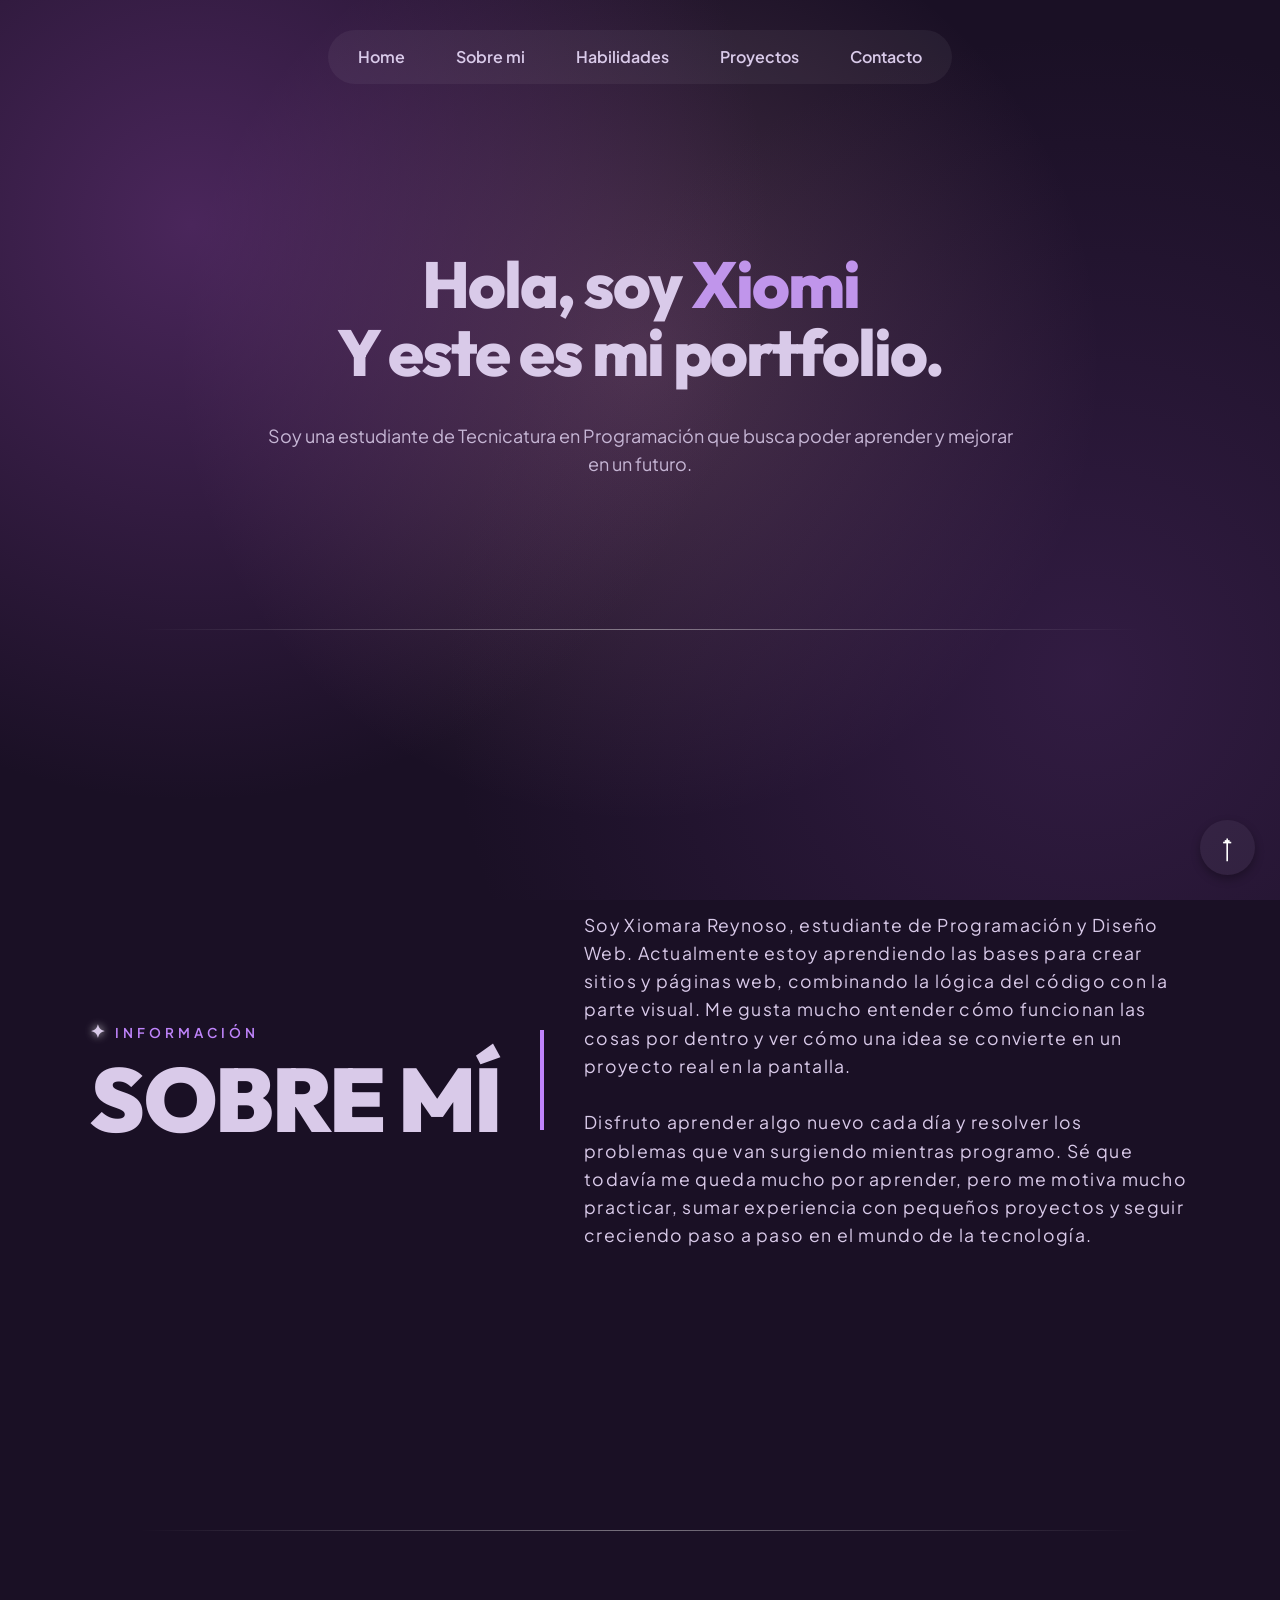
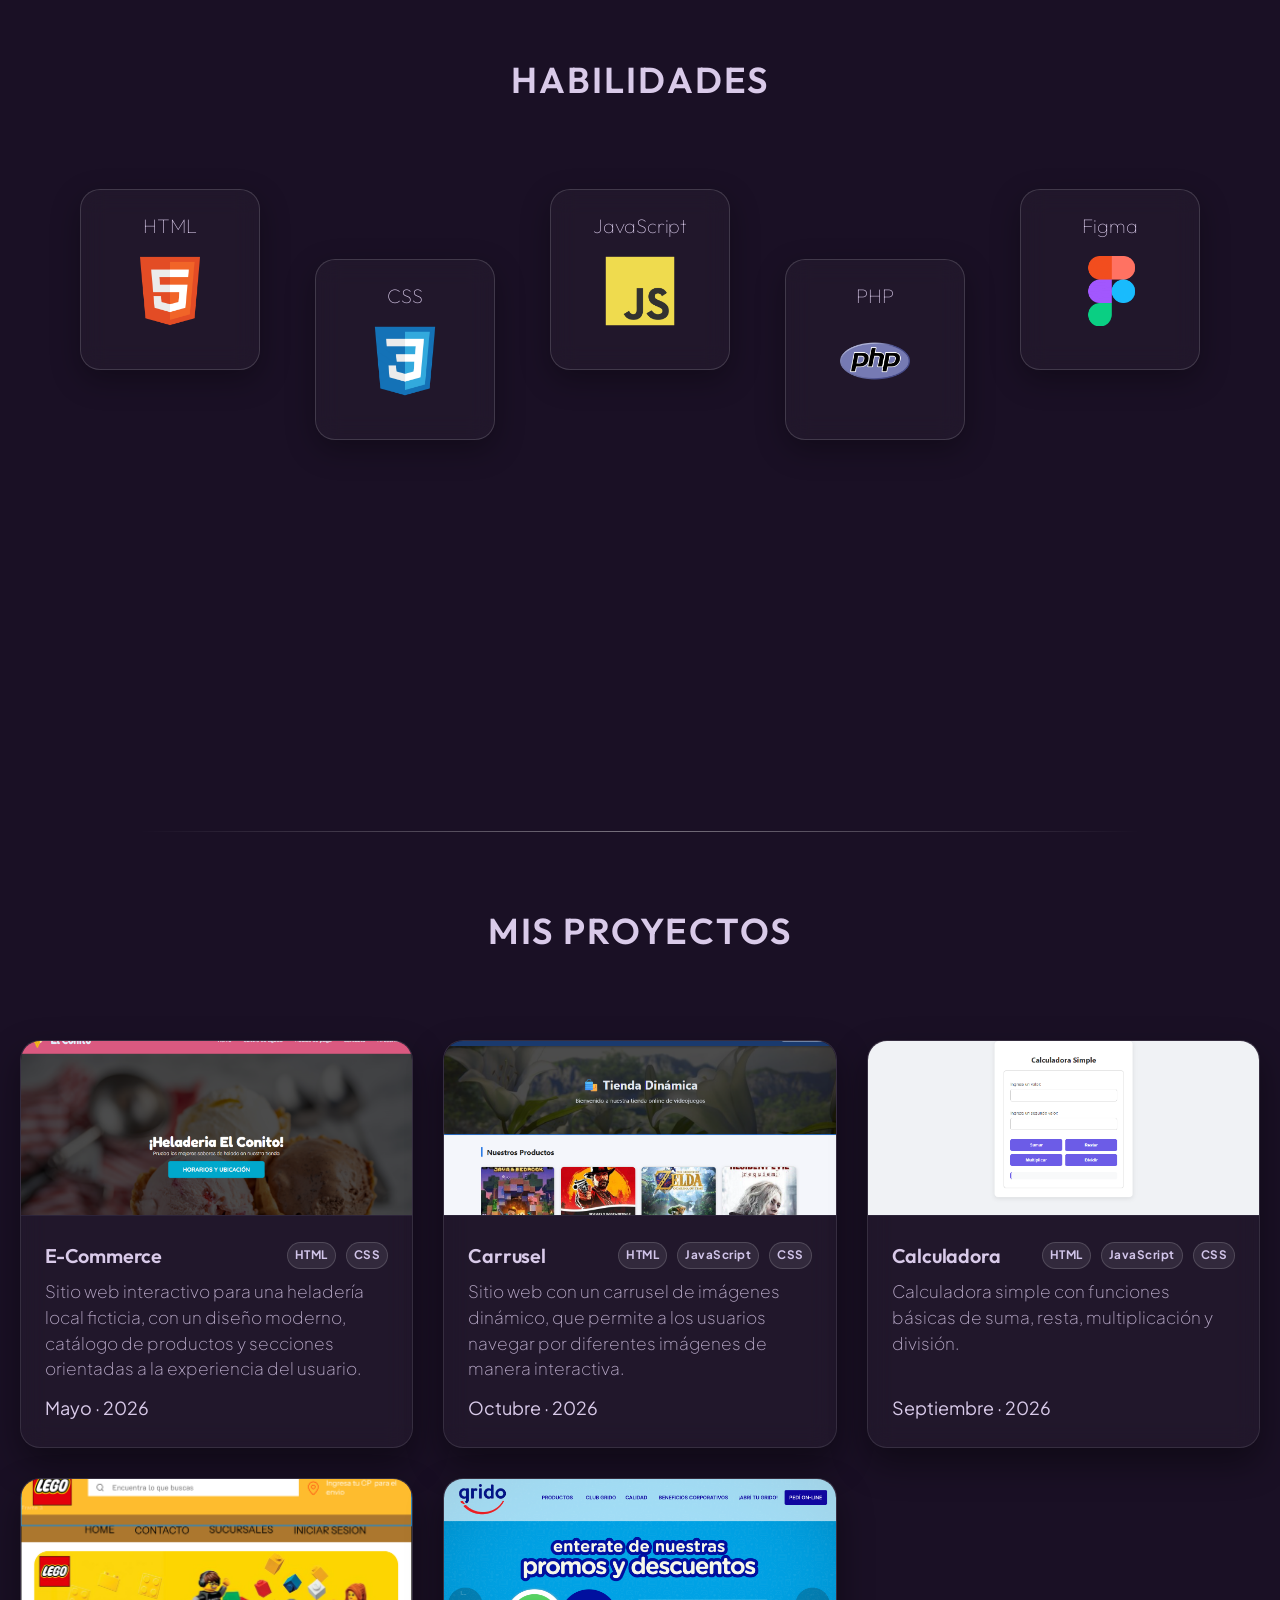
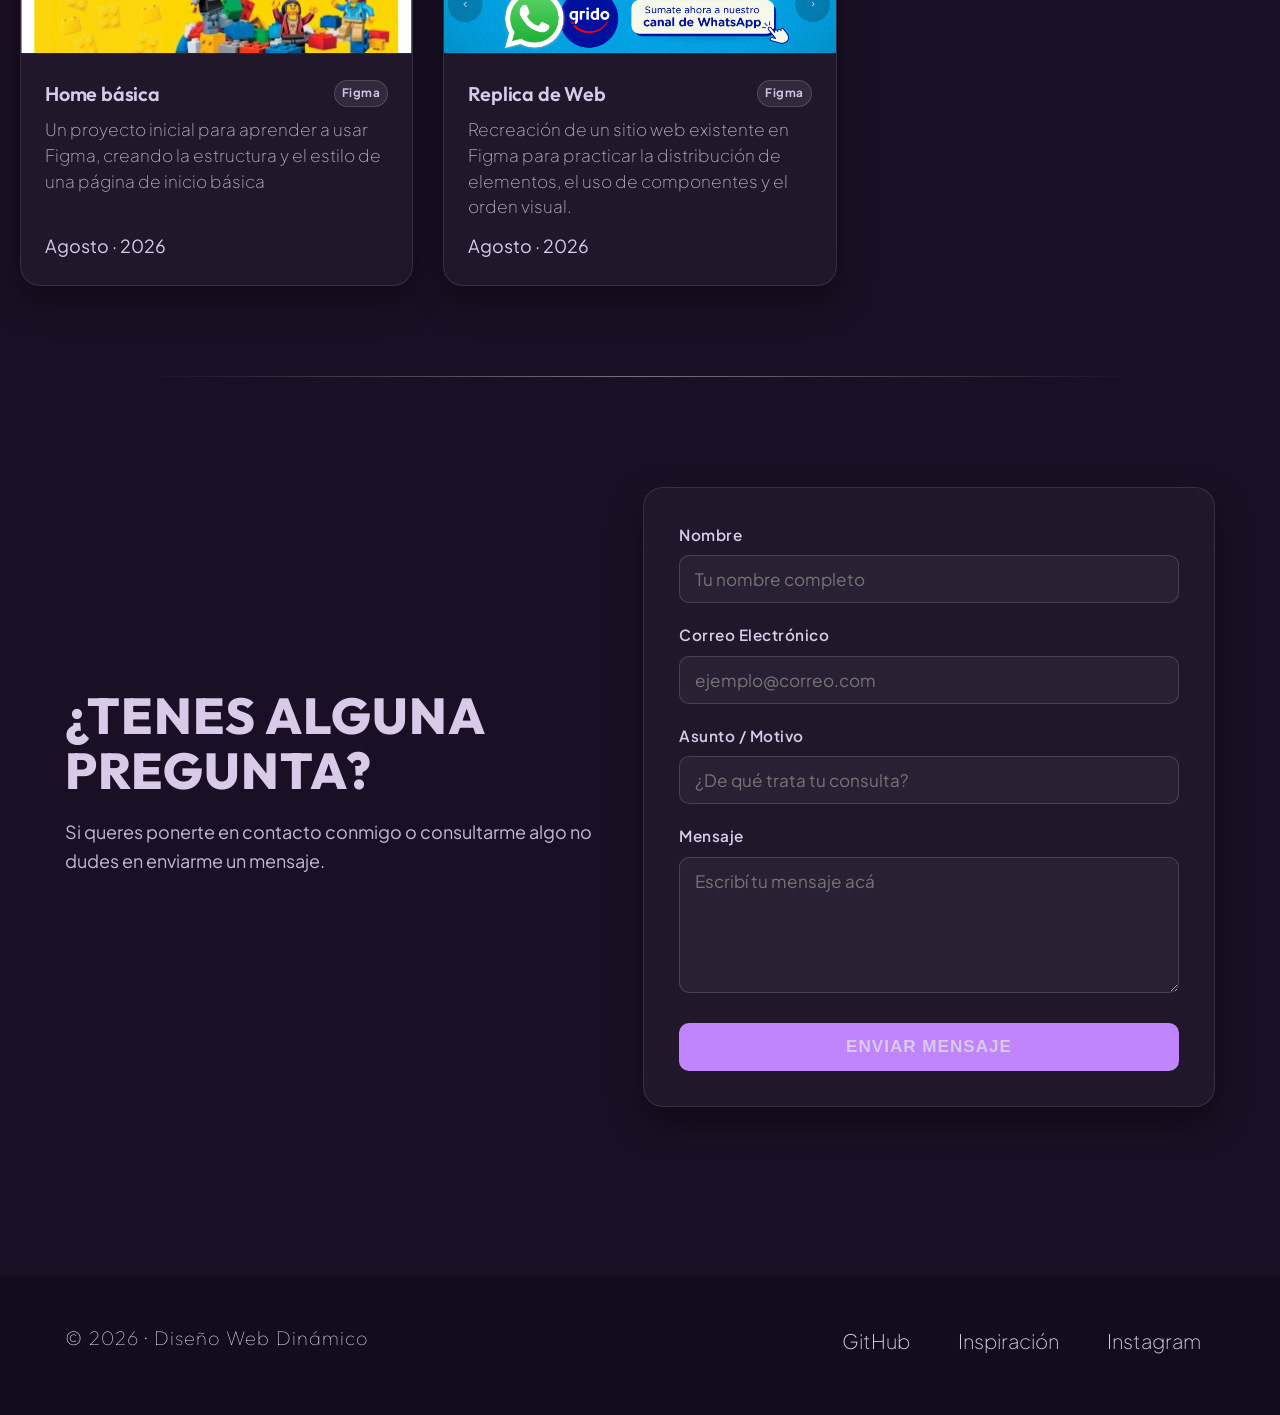
<file: index.html>
<!DOCTYPE html>
<html lang="es">
<head>
  <meta charset="UTF-8">
  <title>Portfolio 2026</title>
  <link rel="stylesheet" href="style.css">
  <meta name="viewport" content="width=device-width, initial-scale=1.0">
  <link rel="preconnect" href="https://fonts.googleapis.com">
<link rel="preconnect" href="https://gstatic.com" crossorigin>
<link href="https://fonts.googleapis.com/css2?family=Outfit:wght@600;700&family=Plus+Jakarta+Sans:wght@400;500&display=swap" rel="stylesheet">
</head>
<body>
  
  <nav class="navbar">
    <a href="#" class="nav-item">Home</a>
    <a href="#seccion-sobre-mi" class="nav-item">Sobre mi</a>
    <a href="#seccion-habilidades" class="nav-item">Habilidades</a>
    <a href="#seccion-proyectos" class="nav-item">Proyectos</a>
    <a href="#seccion-contacto" class="nav-item">Contacto</a>
  </nav>


  <main class="hero" >
    <h1 class="hero-titulo">
      Hola, soy <span>Xiomi</span><br>
      Y este es mi portfolio.
    </h1>

    <p class="hero-descripcion">
      Soy una estudiante de Tecnicatura en Programación que busca poder aprender y mejorar en un futuro.
    </p>

  </main>

  <a href="#" class="btn-subir">⭡</a>
  
  <div class="seccion-divisor"></div>

  <section class="siguiente-seccion" id="seccion-sobre-mi">
    <div class="contenido-sobre-mi">
      <div class="titulo-gigante">
        <div class="decoracion-superior"> <span>✦</span> Información</div>
        <h2>SOBRE MÍ</h2>
      </div>

      <div class="divisor"></div>

      <div class="info-sobre-mi">
          <p>
            Soy Xiomara Reynoso, estudiante de Programación y Diseño Web. Actualmente estoy aprendiendo las bases para crear sitios y páginas web, combinando la lógica del código con la parte visual. Me gusta mucho entender cómo funcionan las cosas por dentro y ver cómo una idea se convierte en un proyecto real en la pantalla.
            <br>
            <br>
            Disfruto aprender algo nuevo cada día y resolver los problemas que van surgiendo mientras programo. Sé que todavía me queda mucho por aprender, pero me motiva mucho practicar, sumar experiencia con pequeños proyectos y seguir creciendo paso a paso en el mundo de la tecnología.
          </p>
      </div>
    </div>
  </section>

    <div class="seccion-divisor"></div>

  <section class="seccion-habilidades" id="seccion-habilidades">
    <div class="contenido-habilidades">
      <div class="titulo">
        <h2>HABILIDADES</h2>
      </div>

      <div class="lista-habilidades">

      <div class="habilidad">
        <h3>HTML</h3>
        <img src="img/logo-html.png" alt="HTML">
      </div>

      <div class="habilidad">
        <h3>CSS</h3>
        <img src="img/logo-css.png" alt="CSS">
      </div>

      <div class="habilidad">
        <h3>JavaScript</h3>
        <img src="img/logo-js.png" alt="JavaScript">
      </div>

      <div class="habilidad">
        <h3>PHP</h3>
        <img src="img/logo-php.png" alt="PHP">
      </div>

      <div class="habilidad">
        <h3>Figma</h3>
        <img src="img/logo-figma.png" alt="Figma">
      </div>
      
    </div>
  </section>

  <div class="seccion-divisor"></div>

  <section class="seccion-proyectos" id="seccion-proyectos">
    <div class="contenido-proyectos">
      
      <div class="titulo">
        <h2>MIS PROYECTOS</h2>
      </div>

      <div class="grid-proyectos">
        <a href="https://e-commerce-tec5.netlify.app" target="_blank" class="card-proyecto">
          <div class="card-imagen">
            <img src="img/e-commerce.png" alt="Octoshop">
          </div>
          <div class="card-info">
            <div class="card-header-titulo">
              <h3>E-Commerce</h3>
              <div class="badges-container">
                <span class="badge">HTML</span>
                <span class="badge">CSS</span>
              </div>
            </div>
            <p class="card-descripcion">
              Sitio web interactivo para una heladería local ficticia, con un diseño moderno, catálogo de productos y secciones orientadas a la experiencia del usuario.          </p>
            <div class="card-footer">
              <span>Mayo · 2026</span>
            </div>
          </div>
        </a>

        <a href="https://tiendadinamica-tec5.netlify.app" target="_blank" class="card-proyecto">
          <div class="card-imagen">
            <img src="img/carrusel.png" alt="Carrusel">
          </div>
          <div class="card-info">
            <div class="card-header-titulo">
              <h3>Carrusel</h3>
              <div class="badges-container">
              <span class="badge">HTML</span>
              <span class="badge">JavaScript</span>
              <span class="badge">CSS</span>
              </div>
            </div>
            <p class="card-descripcion">
              Sitio web con un carrusel de imágenes dinámico, que permite a los usuarios navegar por diferentes imágenes de manera interactiva.
            </p>
            <div class="card-footer">
              <span>Octubre · 2026</span>
            </div>
          </div>
        </a>

        <a href="https://calculadora-simple-tec5.netlify.app/" target="_blank" class="card-proyecto">
          <div class="card-imagen">
            <img src="img/calculadora.png" alt="Calculadora">
          </div>
          <div class="card-info">
            <div class="card-header-titulo">
              <h3>Calculadora</h3>
              <div class="badges-container">
                <span class="badge">HTML</span>
                <span class="badge">JavaScript</span>
                <span class="badge">CSS</span>
              </div>
            </div>
            <p class="card-descripcion">
              Calculadora simple con funciones básicas de suma, resta, multiplicación y división.
            </p>
            <div class="card-footer">
              <span>Septiembre · 2026</span>
            </div>
          </div>
        </a>

        <a href="https://www.figma.com/design/1SBgpeplkxTIdFZmKU0WiG/Untitled?node-id=0-1&t=w8Xe2Pvz3bulW1dy-1" target="_blank" class="card-proyecto">
          <div class="card-imagen">
            <img src="img/tp1-figma.png" alt="Carrusel">
          </div>
          <div class="card-info">
            <div class="card-header-titulo">
              <h3>Home básica</h3>
              <div class="badges-container">
              <span class="badge">Figma</span>
              </div>
            </div>
            <p class="card-descripcion">
              Un proyecto inicial para aprender a usar Figma, creando la estructura y el estilo de una página de inicio básica
            </p>
            <div class="card-footer">
              <span>Agosto · 2026</span>
            </div>
          </div>
        </a>

        <a href="https://www.figma.com/design/prcA3dJBdDe0jtNgH9eKLR/Untitled?node-id=11-2&t=e7nar2OdBZMDrJyU-1" target="_blank" class="card-proyecto">
          <div class="card-imagen">
            <img src="img/tp2-figma.png" alt="Carrusel">
          </div>
          <div class="card-info">
            <div class="card-header-titulo">
              <h3>Replica de Web</h3>
              <div class="badges-container">
              <span class="badge">Figma</span>
              </div>
            </div>
            <p class="card-descripcion">
              Recreación de un sitio web existente en Figma para practicar la distribución de elementos, el uso de componentes y el orden visual.
            </p>
            <div class="card-footer">
              <span>Agosto · 2026</span>
            </div>
          </div>
        </a>

      </div>
    </div>
  </section>

    <div class="seccion-divisor"></div>

  <section class="seccion-contacto" id="seccion-contacto">
    <div class="contenido-contacto">

      <div class="contacto-info">
        <h2>¿TENES ALGUNA<br>PREGUNTA?</h2>
        <p class="subtitulo-contacto">
        Si queres ponerte en contacto conmigo o consultarme algo no dudes en enviarme un mensaje.
        </p>
      </div>

      <div class="contacto-formulario-box">
        <form class="formulario-contacto" action="https://formspree.io/f/mnpdnoqv" method="POST">
          
          <div class="campo-grupo">
            <label for="nombre">Nombre</label>
            <input type="text" id="nombre" name="nombre" placeholder="Tu nombre completo" required>
          </div>

          <div class="campo-grupo">
            <label for="email">Correo Electrónico</label>
            <input type="email" id="email" name="email" placeholder="ejemplo@correo.com" required>
          </div>

          <div class="campo-grupo">
            <label for="asunto">Asunto / Motivo</label>
            <input type="text" id="asunto" name="asunto" placeholder="¿De qué trata tu consulta?" required>
          </div>

          <div class="campo-grupo">
            <label for="mensaje">Mensaje</label>
            <textarea id="mensaje" name="mensaje" rows="5" placeholder="Escribí tu mensaje acá" required></textarea>
          </div>

          <button type="submit" class="btn-enviar">ENVIAR MENSAJE</button>
        </form>
      </div>
    </div>
  </section>

  <footer class="footer-portafolio">
    <div class="contenido-footer">
      <div class="footer-info">
        <h3>© 2026 · Diseño Web Dinámico</h3>
      </div>

      <div class="footer-sociales">
        <a href="https://github.com/xiomi9998" target="_blank" title="GitHub">GitHub</a>
        <a href="inspiracion.html" title="Inspiracion">Inspiración</a>
        <a href="https://www.instagram.com/geri.dinee/" target="_blank" title="Instagram">Instagram</a>
      </div>
    </div>

  </footer>

<script src="extra.js"></script>

</body>
</html>
</file>
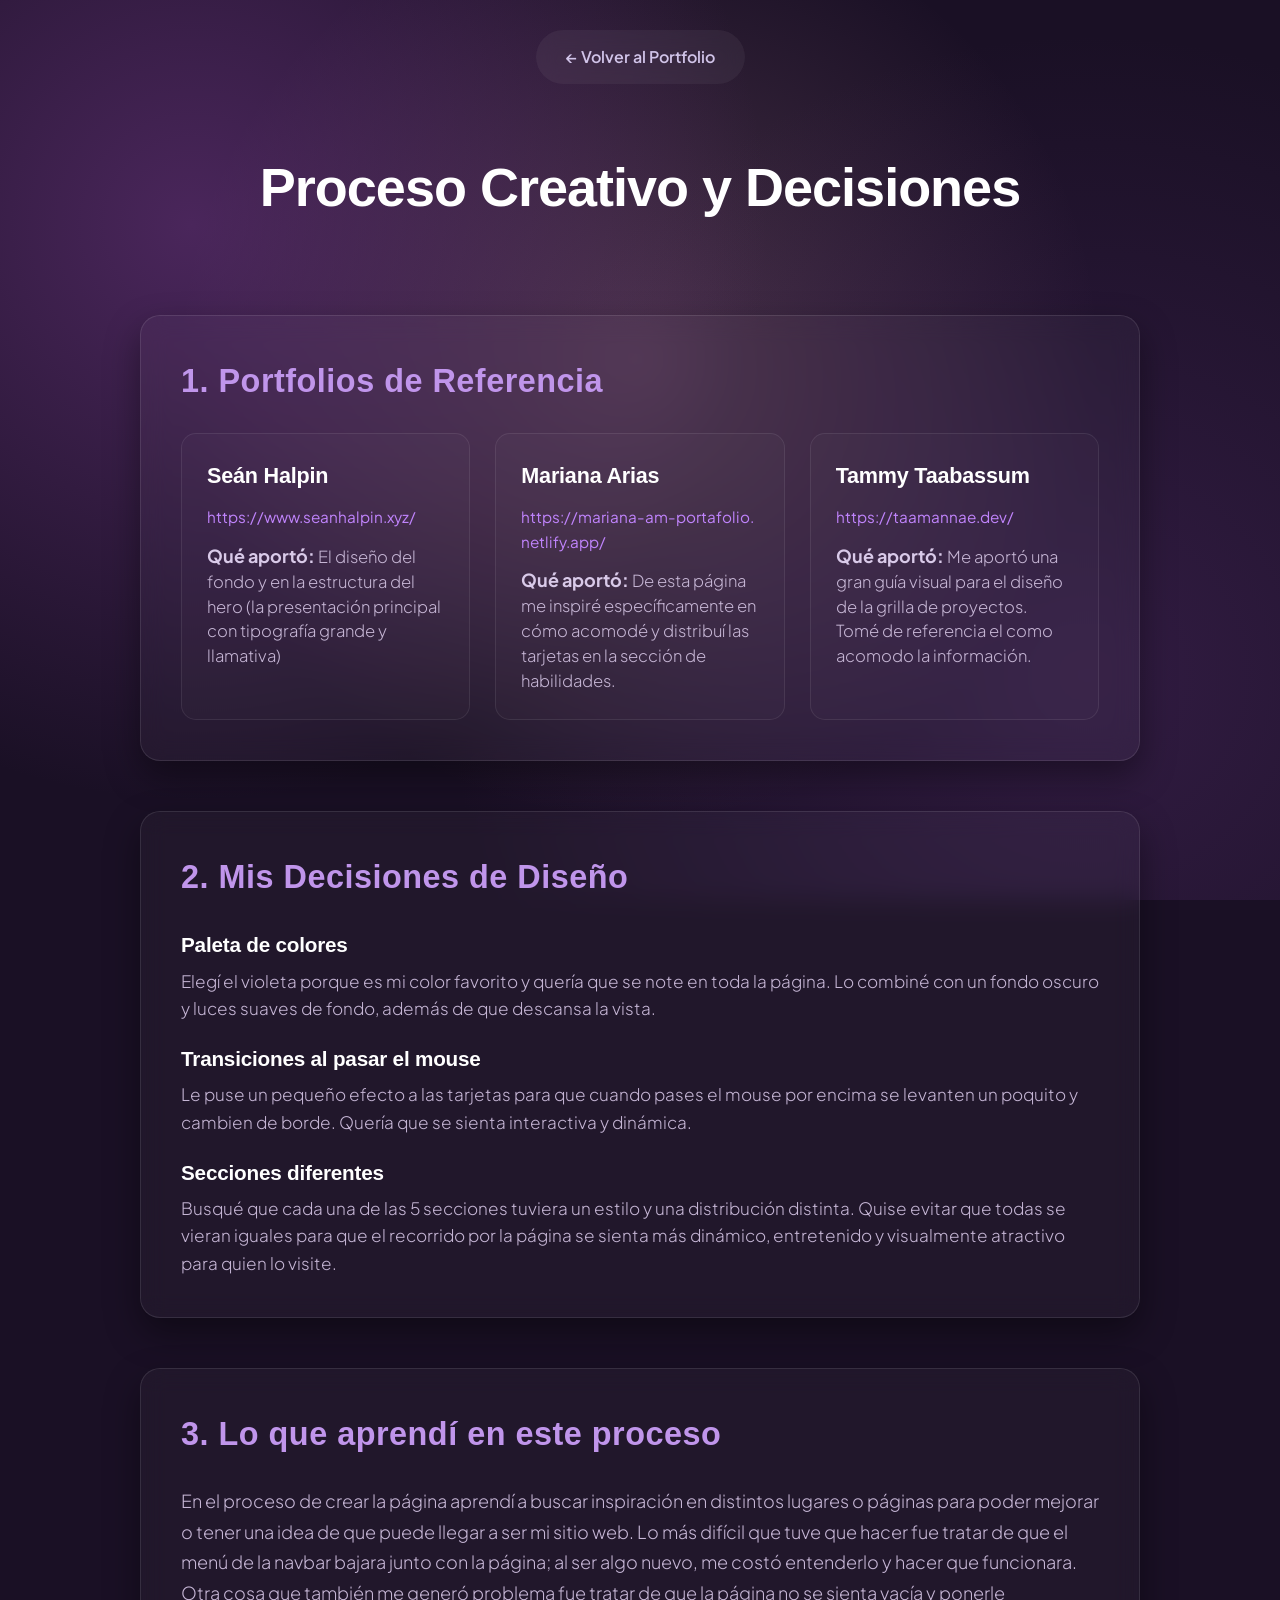
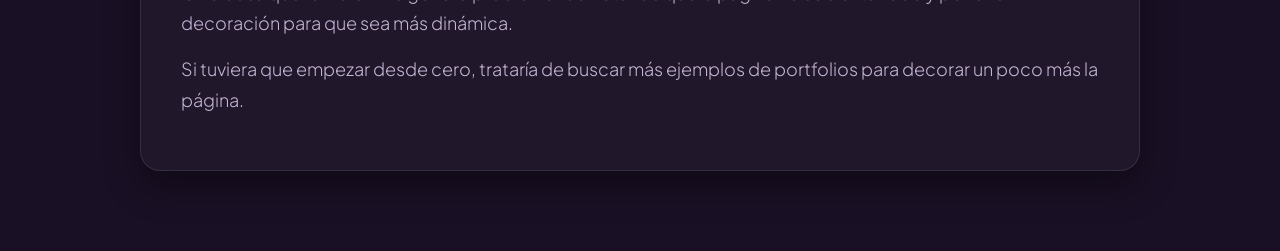
<file: inspiracion.html>
<!DOCTYPE html>
<html lang="es">
<head>
  <meta charset="UTF-8">
  <meta name="viewport" content="width=device-width, initial-scale=1.0">
  <title>Inspiración y Proceso Creativo</title>
  <link href="https://fonts.googleapis.com/css2?family=Plus+Jakarta+Sans:wght@300;400;500;600;700;800&display=swap" rel="stylesheet">
  <link rel="stylesheet" href="inspiracion.css">
</head>
<body>

  <nav class="navbar">
    <a href="index.html" class="nav-item">← Volver al Portfolio</a>
  </nav>

  <main class="seccion-proceso">
    <div class="titulo-principal">
      <h1>Proceso Creativo y Decisiones</h1>
    </div>

    <section class="bloque-contenido">
      <h2>1. Portfolios de Referencia</h2>
      <div class="grid-referencias">
        <div class="card-referencia">
          <h3>Seán Halpin</h3>
          <a href="https://www.seanhalpin.xyz/" target="_blank">https://www.seanhalpin.xyz/</a>
          <p><strong>Qué aportó:</strong> El diseño del fondo y en la estructura del hero (la presentación principal con tipografía grande y llamativa)</p>
        </div>

        <div class="card-referencia">
          <h3>Mariana Arias</h3>
          <a href="https://mariana-am-portafolio.netlify.app/" target="_blank">https://mariana-am-portafolio.netlify.app/</a>
          <p><strong>Qué aportó:</strong> De esta página me inspiré específicamente en cómo acomodé y distribuí las tarjetas en la sección de habilidades.</p>
        </div>

        <div class="card-referencia">
          <h3>Tammy Taabassum</h3>
          <a href="https://taamannae.dev/" target="_blank">https://taamannae.dev/</a>
          <p><strong>Qué aportó:</strong> Me aportó una gran guía visual para el diseño de la grilla de proyectos. Tomé de referencia el como acomodo la información.</p>
        </div>
      </div>
    </section>

    <section class="bloque-contenido">
      <h2>2. Mis Decisiones de Diseño</h2>
      <div class="lista-decisiones">
        <div class="decision-item">
          <h3>Paleta de colores</h3>
          <p>Elegí el violeta porque es mi color favorito y quería que se note en toda la página. Lo combiné con un fondo oscuro y luces suaves de fondo, además de que descansa la vista.</p>
        </div>
        <div class="decision-item">
          <h3>Transiciones al pasar el mouse</h3>
          <p>Le puse un pequeño efecto a las tarjetas para que cuando pases el mouse por encima se levanten un poquito y cambien de borde. Quería que se sienta interactiva y dinámica.</p>
        </div>
        <div class="decision-item">
          <h3>Secciones diferentes</h3>
          <p>Busqué que cada una de las 5 secciones tuviera un estilo y una distribución distinta. Quise evitar que todas se vieran iguales para que el recorrido por la página se sienta más dinámico, entretenido y visualmente atractivo para quien lo visite.</p>
        </div>
      </div>
    </section>

    <section class="bloque-contenido">
      <h2>3. Lo que aprendí en este proceso</h2>
      <div class="parrafo-aprendizaje">
        <div class="parrafo-aprendizaje">
        <p>En el proceso de crear la página aprendí a buscar inspiración en distintos lugares o páginas para poder mejorar o tener una idea de que puede llegar a ser mi sitio web. Lo más difícil que tuve que hacer fue tratar de que el menú de la navbar bajara junto con la página; al ser algo nuevo, me costó entenderlo y hacer que funcionara. Otra cosa que también me generó problema fue tratar de que la página no se sienta vacía y ponerle decoración para que sea más dinámica.</p>
        <p>Si tuviera que empezar desde cero, trataría de buscar más ejemplos de portfolios para decorar un poco más la página.</p>
      </div>
      </div>
    </section>

  </main>

</body>
</html>
</file>
<file: style.css>
* {
  margin: 0;
  padding: 0;
  box-sizing: border-box;
  font-size: 18px;
  color: rgb(217, 202, 233);
}

html{
  scroll-behavior: smooth;
}


body {
  min-height: 100vh;
  background-color: #1a1025;
  background-image: 
    radial-gradient(circle at 15% 25%, rgba(122, 60, 145, 0.5) 0%, transparent 45%),
    radial-gradient(circle at 85% 75%, rgba(85, 45, 110, 0.4) 0%, transparent 50%),
    radial-gradient(circle at 50% 40%, rgba(210, 150, 175, 0.25) 0%, transparent 55%);
  background-repeat: no-repeat;
  background-attachment: fixed;
  color: #d1d5db;
  display: flex;
  flex-direction: column;
  align-items: center;
  font-weight: 550;
}

.navbar {
  margin-top: 30px;
  display: flex;
  gap: 15px;
  background: rgba(255, 255, 255, 0.05);
  padding: 6px 12px;
  border-radius: 30px;
  position: fixed;
  left: 50%;
  transform: translateX(-50%);
  z-index: 1000;
  transition: all 0.3s ease;
  
}

.navbar.scrolled {
  backdrop-filter: blur(10px);
  box-shadow: 0 10px 30px rgba(0, 0, 0, 0.5);
  background: rgba(0, 0, 0, 0.116);
}

.nav-item {
  text-decoration: none;
  font-size: 16px;
  font-weight: 600;
  padding: 8px 18px;
  border-radius: 20px;
  transition: all 0.3s ease;
  
}

nav a:hover,
nav a.active{
    background-color: rgba(255, 255, 255, 0.1);

}

.hero {
  position: relative;
  text-align: center;
  margin-top: 250px;
  max-width: 800px;
  padding: 0 20px;
  padding-bottom: 150px;
}


.hero-titulo {
  font-size: 65px;
  font-weight: 800;
  line-height: 1.05;
  letter-spacing: -2px;
}

.hero-descripcion {
  margin-top: 35px;
  font-size: 18px;
  color: #c6b6d5;
  line-height: 1.6;
}

.hero span {
  font-size: 65px;
  font-weight: 800;
  color: #c095eb;
  line-height: 1.05;

}

.seccion-divisor {
  width: 85%;
  max-width: 1000px;
  height: 1px;
  background: linear-gradient(90deg, transparent, rgba(250, 248, 248, 0.425), transparent);
  margin: 0 auto;
}

.btn-subir {
  position: fixed;
  bottom: 25px;   
  right: 25px;   
  z-index: 1000; 
  display: flex;
  align-items: center;
  justify-content: center;
  width: 55px;  
  height: 55px;  
  background: rgba(255, 255, 255, 0.05);
  color: #ffffff;
  text-decoration: none;
  border-radius: 50%; 
  font-size: 26px; 
  box-shadow: 0 4px 10px rgba(0, 0, 0, 0.3);
  transition: background-color 0.3s ease, transform 0.2s ease;
}

.btn-subir:hover {
  background-color: #5a189a;
  transform: translateY(-3px);
}


.titulo {
  display: flex;
  justify-content: center;
  padding: 40px;

}

.siguiente-seccion .titulo span{
  font-size: 30px;
  font-weight: 600;
  position: relative;
  padding-bottom: 8px;

}

.siguiente-seccion .titulo span::before,
.siguiente-seccion .titulo span::after{
  content: "";
  position: absolute;
  height: 3px;
  width: 100%;
  background: #c095eb;;
  left: 0;
  bottom: 0;
}

.siguiente-seccion .titulo span::after{
  bottom: -8px;
  width: 70%;
  left: 50%;
  transform: translate(-50%);
}

.siguiente-seccion {
  min-height: 100vh;
  padding: 60px 40px;
  display: flex;
  align-items: center;
  justify-content: center;
  box-sizing: border-box;
  color: #ffffff;
}

.contenido-sobre-mi {
  display: flex;
  align-items: center;
  max-width: 1100px;
  width: 100%;
  gap: 30px;
}

.titulo-gigante h2 {
  font-size: clamp(3.5rem, 7vw, 6rem);
  font-weight: 900;
  margin: 0;
  line-height: 1;
  letter-spacing: -2px;
  text-transform: uppercase;
}

.divisor{
  width: 4px;
  height: 100px;
  background: #c084fc;
  margin: 0 10px;
}

.info-sobre-mi {
  flex: 1;
  display: flex;
  flex-direction: column;
  gap: 15px;
}

.info-sobre-mi p {
  font-size: 0.98rem;
  line-height: 1.6;
  margin: 0;
  letter-spacing: 1.3px;

}

.decoracion-superior {
  font-size: 0.75rem;
  letter-spacing: 4px;
  color: #c084fc;
  font-weight: 600;
  margin-bottom: 8px;
  text-transform: uppercase;
}

.decoracion-superior span{
  text-shadow: 0 0 8px rgba(255, 255, 255, 0.8);
}

.seccion-habilidades {
  min-height: 100vh;
  padding: 80px 0 120px 0;
  display: flex;
  align-items: flex-start;
  justify-content: center;
  box-sizing: border-box;
}

.contenido-habilidades {
  text-align: center;
  width: 100%;
}

.titulo h2 {
  font-weight: 600;
  position: relative;
  text-align: center;
  padding-bottom: 40px;
  font-size: 2rem;
  letter-spacing: 2px;
  margin: 0;
}

.lista-habilidades {
  display: flex;
  flex-wrap: wrap;
  justify-content: center;
  gap: 55px;
}

.habilidad {
  background: rgba(255, 255, 255, 0.03);
  backdrop-filter: blur(12px);
  padding: 20px;
  border-radius: 20px;
  text-align: center;
  width: 180px;
  border: 1px solid rgba(255, 255, 255, 0.15);
  box-shadow: 0 10px 30px rgba(0, 0, 0, 0.3);
  transition: transform 0.2s ease, border-color 0.2s ease;
}

.habilidad h3 {
  margin-bottom: 15px;
  font-size: 1.1rem;
  font-weight: 100;
}

.habilidad img {
  width: 70px;
  height: 70px;
  margin-bottom: 15px;
}

.habilidad:nth-child(even) {
  transform: translateY(70px);
}

.habilidad:hover {
  transform: scale(1.09);
  border-color: rgba(255, 255, 255, 0.4);
}

.habilidad:nth-child(even):hover {
  transform: translateY(70px) scale(1.09);
  border-color: rgba(255, 255, 255, 0.4);
}

.seccion-proyectos {
  min-height: 100vh;
  width: 100%;
  padding: 30px 20px 90px 20px;
  box-sizing: border-box;
  display: flex;
  flex-direction: column;
  justify-content: center;
  align-items: center;
}

.contenido-proyectos {
  max-width: 1250px; 
  width: 100%;
  margin: 0 auto;    
}

.titulo-seccion {
  text-align: center;
  margin-bottom: 40px;
}

.titulo-seccion h2 {
  font-size: 2.2rem;
  letter-spacing: 2px;
  text-transform: uppercase;
  font-weight: 700;
}

.grid-proyectos {
  display: grid;
  grid-template-columns: repeat(auto-fit, minmax(350px, 1fr)); 
  gap: 30px; 
  justify-content: center;
}

.card-proyecto {
  text-decoration: none;
  background: rgba(255, 255, 255, 0.03);
  backdrop-filter: blur(12px);
  border: 1px solid rgba(255, 255, 255, 0.1);
  border-radius: 20px;
  overflow: hidden;
  display: flex;
  flex-direction: column;
  transition: transform 0.3s ease, border-color 0.3s ease, box-shadow 0.3s ease;
  box-shadow: 0 15px 35px rgba(0, 0, 0, 0.4);
}

.card-proyecto:hover {
  transform: translateY(-8px);
}

.card-imagen {
  width: 100%;
  height: 175px;
  background-color: #1a1128;
  overflow: hidden;
  border-bottom: 1px solid rgba(255, 255, 255, 0.08);
}

.card-imagen img {
  width: 100%;
  height: 100%;
  object-fit: cover;
  transition: transform 0.3s ease;
}

.card-proyecto:hover .card-imagen img {
  transform: scale(1.04);
}

.card-info {
  padding: 24px; 
  display: flex;
  flex-direction: column;
  flex-grow: 1;
}

.card-info h3 {
  font-size: 1.3rem;
  font-weight: 600;
  margin: 0 0 12px 0;
}

.card-descripcion {
  color: #c6b6d5;
  font-size: 0.9rem; 
  line-height: 1.5;
  margin: 0;
  flex-grow: 1;
  margin-bottom: 12px;
  font-weight: 100;
}

.card-header-titulo {
  display: flex;
  align-items: center;
  margin-bottom: 8px;
}

.card-header-titulo h3 {
  font-size: 1.1rem;
  font-weight: 600;
  margin: 0;
}

.badges-container {
  display: flex;
  gap: 10px;
  margin-left: auto;
}

.badge {
  font-size: 0.65rem;
  font-weight: bold;
  padding: 3px 7px;
  background: rgba(255, 255, 255, 0.08);
  border: 1px solid rgba(255, 255, 255, 0.15);
  border-radius: 20px;
  color: #d1c4e9;
  letter-spacing: 0.5px;
}

.seccion-contacto {
  min-height: 100vh;
  width: 100%;
  padding: 30px 20px 90px 20px;;
  box-sizing: border-box;
  display: flex;
  justify-content: center;
  align-items: center;
}

.contenido-contacto {
  max-width: 1150px;
  width: 100%;
  display: grid;
  grid-template-columns: 1fr 1fr;
  gap: 50px;
  align-items: center;
}

.contacto-info {
  display: flex;
  flex-direction: column;
}

.contacto-info h2 {
  font-size: 2.8rem;
  font-weight: 800;
  line-height: 1.1;
  letter-spacing: 1px;
  margin-bottom: 20px;
}

.subtitulo-contacto {
  color: #c6b6d5;
  font-size: 1rem;
  line-height: 1.6;
  margin-bottom: 30px;
}

.contacto-formulario-box {
  background: rgba(255, 255, 255, 0.03);
  border: 1px solid rgba(255, 255, 255, 0.1);
  border-radius: 20px;
  padding: 35px;
  box-shadow: 0 15px 35px rgba(0, 0, 0, 0.4);
}

.formulario-contacto {
  display: flex;
  flex-direction: column;
  gap: 20px;
}

.campo-grupo {
  display: flex;
  flex-direction: column;
  gap: 8px;
  text-align: left;
}

.campo-grupo label {
  font-size: 0.85rem;
  font-weight: 600;
  letter-spacing: 0.5px;
}

.campo-grupo input,
.campo-grupo textarea {
  width: 100%;
  background: rgba(255, 255, 255, 0.04);
  border: 1px solid rgba(255, 255, 255, 0.15);
  border-radius: 10px;
  padding: 12px 15px;
  font-size: 0.95rem;
  font-family: inherit;
  box-sizing: border-box;
  outline: none;
}


.campo-grupo textarea {
  min-height: 120px;
  max-width: 500px;
  min-width: 500px;
}

.btn-enviar {
  background-color: #c084fc;
  border: none;
  border-radius: 10px;
  padding: 14px 20px;
  font-size: 0.95rem;
  font-weight: 700;
  cursor: pointer;
  letter-spacing: 1px;
  transition: all 0.3s ease;
  margin-top: 10px;
}

.btn-enviar:hover {
  transform: translateY(-2px);
}

.footer-portafolio {
  width: 100%;
  background: rgba(18, 12, 31, 0.95);
  padding: 40px 20px 20px 20px;
  box-sizing: border-box;
  display: flex;
  flex-direction: column;
  align-items: center;
}

.contenido-footer {
  max-width: 1150px;
  width: 100%;
  display: flex;
  justify-content: space-between;
  align-items: center;
  flex-wrap: wrap;
  gap: 30px;
  margin-bottom: 30px;
}

.footer-info h3 {
  font-size: 20px;
  margin: 0 0 6px 0;
  letter-spacing: 1px;
  font-weight: 100;
}

.footer-nav {
  display: flex;
  gap: 25px;
}

.footer-nav a {
  text-decoration: none;
  font-size: 20px;
}

.footer-sociales {
  display: flex;
  gap: 20px;
  font-weight: 100;
}

.footer-sociales a {
  text-decoration: none;
  font-size: 20px;
  padding: 8px 14px;
  border-radius: 10px;
}

@media (max-width: 768px) {
  body {
    overflow-x: hidden;
  }

  .hero,
  .siguiente-seccion,
  .seccion-habilidades,
  .seccion-proyectos,
  .seccion-contacto {
    min-height: auto !important;
    height: auto !important;
    padding: 30px 15px !important;
  }

  .hero {
    margin-top: 90px !important;
    padding-bottom: 30px !important;
  }

  .hero-titulo, 
  .hero span {
    font-size: 30px !important;
    letter-spacing: -1px;
    line-height: 1.1;
  }

  .hero-descripcion {
    font-size: 14px !important;
    margin-top: 15px !important;
    line-height: 1.4;
  }

  .contenido-sobre-mi {
    flex-direction: column !important;
    text-align: center;
    gap: 15px !important;
  }

  .titulo-gigante h2 {
    font-size: 2.2rem !important;
  }

  .divisor {
    width: 60px !important;
    height: 3px !important;
    margin: 5px auto !important;
  }

  .info-sobre-mi {
    align-items: center;
    gap: 8px !important;
  }

  .info-sobre-mi p {
    font-size: 0.85rem !important;
    letter-spacing: 0.5px !important;
  }

  .decoracion-superior {
    font-size: 0.65rem !important;
    margin-bottom: 2px !important;
  }

  .titulo {
    padding: 10px 0 !important;
  }

  .titulo h2,
  .siguiente-seccion .titulo span,
  .titulo-seccion h2 {
    font-size: 1.5rem !important;
    padding-bottom: 5px !important;
  }

  .seccion-habilidades {
    padding: 30px 10px !important;
  }

  .lista-habilidades {
    gap: 12px !important;
  }

  .habilidad {
    width: 130px !important;
    padding: 12px !important;
    transform: none !important;
  }

  .habilidad img {
    width: 40px !important;
    height: 40px !important;
    margin-bottom: 8px !important;
  }

  .habilidad h3 {
    font-size: 0.9rem !important;
    margin-bottom: 5px !important;
  }

  .habilidad:hover,
  .habilidad:nth-child(even):hover {
    transform: scale(1.03) !important;
  }

  .grid-proyectos {
    grid-template-columns: 1fr !important;
    gap: 15px !important;
  }

  .card-imagen {
    height: 140px !important;
  }

  .card-info {
    padding: 15px !important;
  }

  .card-info h3 {
    font-size: 1.1rem !important;
    margin-bottom: 6px !important;
  }

  .card-descripcion {
    font-size: 0.85rem !important;
    margin-bottom: 8px !important;
  }

  .contenido-contacto {
    grid-template-columns: 1fr !important;
    gap: 20px !important;
    text-align: center;
  }

  .contacto-info h2 {
    font-size: 1.8rem !important;
    margin-bottom: 10px !important;
  }

  .subtitulo-contacto {
    font-size: 0.9rem !important;
    margin-bottom: 15px !important;
  }

  .contacto-formulario-box {
    padding: 15px !important;
  }

  .formulario-contacto {
    gap: 12px !important;
  }

  .campo-grupo textarea {
    min-height: 80px !important;
    max-width: 100% !important;
    min-width: 100% !important;
  }

  .navbar {
    top: 10px !important;
    margin-top: 0 !important;
    padding: 4px 8px !important;
    gap: 4px !important;
    max-width: 95% !important;
  }

  .nav-item {
    font-size: 12px !important;
    padding: 4px 8px !important;
  }

  .footer-portafolio {
    padding: 25px 15px 15px 15px !important;
  }

  .contenido-footer {
    flex-direction: column !important;
    gap: 15px !important;
    margin-bottom: 15px !important;
    text-align: center;
  }

  .footer-nav, 
  .footer-sociales {
    gap: 10px !important;
    justify-content: center;
  }

  .footer-nav a,
  .footer-sociales a {
    font-size: 14px !important;
  }
}

@media (max-width: 1024px) {
  .hero,
  .siguiente-seccion,
  .seccion-habilidades,
  .seccion-proyectos,
  .seccion-contacto {
    min-height: auto;
    padding-top: 60px;
    padding-bottom: 60px;
  }

  .hero {
    margin-top: 140px;
  }

  .contenido-sobre-mi {
    flex-direction: column;
    text-align: center;
  }

  .divisor {
    width: 100px;
    height: 4px;
    margin: 15px 0;
  }

  .info-sobre-mi {
    align-items: center;
  }

  .contenido-contacto {
    grid-template-columns: 1fr;
    gap: 40px;
    text-align: center;
  }

  .contacto-info {
    align-items: center;
  }

  .campo-grupo textarea {
    max-width: 100%;
    min-width: 100%;
  }

  .habilidad:nth-child(even) {
    transform: translateY(20px);
  }

  .habilidad:nth-child(even):hover {
    transform: translateY(20px) scale(1.09);
  }
}

@media (max-width: 768px) {
  .hero {
    margin-top: 120px;
    padding-bottom: 40px;
  }

  .hero-titulo, 
  .hero span {
    font-size: 38px;
    letter-spacing: -1px;
  }

  .hero-descripcion {
    font-size: 16px;
    margin-top: 20px;
  }

  .siguiente-seccion,
  .seccion-habilidades,
  .seccion-proyectos,
  .seccion-contacto {
    padding: 40px 20px;
  }

  .contacto-info h2 {
    font-size: 2.2rem;
  }

  .habilidad:nth-child(even),
  .habilidad:nth-child(even):hover {
    transform: none;
  }

  .lista-habilidades {
    gap: 20px;
  }

  .navbar {
    max-width: 90%;
    justify-content: center;
    gap: 5px;
    padding: 6px 10px;
  }

  .nav-item {
    font-size: 14px;
    padding: 6px 10px;
  }

  .contenido-footer {
    flex-direction: column;
    text-align: center;
    justify-content: center;
  }

  .footer-nav, 
  .footer-sociales {
    justify-content: center;
    flex-wrap: wrap;
  }
}

@media (max-width: 480px) {
  .hero-titulo, 
  .hero span {
    font-size: 30px;
  }
  
  .titulo-gigante h2 {
    font-size: 2.5rem;
  }

  .contacto-formulario-box {
    padding: 20px;
  }
}
@media (max-width: 768px) {

  body {
    font-size: 16px;
  }

  .navbar {
    margin-top: 15px;
    padding: 4px 8px;
    gap: 5px;
  }

  .nav-item {
    font-size: 13px;
    padding: 6px 10px;
  }

  .hero {
    margin-top: 80px;
    padding-bottom: 80px;
  }

  .hero-titulo,
  .hero span {
    font-size: 38px;
    letter-spacing: -1px;
  }

  .hero-descripcion {
    margin-top: 20px;
    font-size: 15px;
  }

  .siguiente-seccion {
    padding: 40px 20px;
    min-height: auto;
  }

  .contenido-sobre-mi {
    flex-direction: column;
    text-align: center;
    gap: 20px;
  }

  .titulo-gigante h2 {
    font-size: 3rem;
  }

  .divisor {
    width: 80px;
    height: 3px;
    margin: 10px 0;
  }

  .info-sobre-mi {
    align-items: center;
  }

  .seccion-habilidades {
    padding: 50px 20px;
    min-height: auto;
  }

  .lista-habilidades {
    gap: 20px;
  }

  .habilidad {
    width: 45%;
    padding: 15px;
  }

  .habilidad:nth-child(even) {
    transform: translateY(0);
  }

  .habilidad:nth-child(even):hover {
    transform: scale(1.05);
  }

  .seccion-proyectos {
    padding: 40px 15px;
    min-height: auto;
  }

  .grid-proyectos {
    grid-template-columns: 1fr;
    gap: 20px;
  }

  .card-header-titulo {
    flex-direction: column;
    align-items: flex-start;
    gap: 8px;
  }

  .badges-container {
    margin-left: 0;
  }

  .seccion-contacto {
    padding: 40px 15px;
    min-height: auto;
  }

  .contenido-contacto {
    grid-template-columns: 1fr;
    gap: 30px;
    text-align: center;
  }

  .contacto-info h2 {
    font-size: 2rem;
  }

  .contacto-formulario-box {
    padding: 20px 15px;
  }

  .campo-grupo textarea {
    min-width: 100%;
    max-width: 100%;
  }

  .contenido-footer {
    flex-direction: column;
    text-align: center;
    gap: 20px;
  }

  .footer-nav,
  .footer-sociales {
    flex-wrap: wrap;
    justify-content: center;
    gap: 15px;
  }

  .btn-subir {
    width: 45px;
    height: 45px;
    font-size: 20px;
    bottom: 15px;
    right: 15px;
  }
}

body, p {
  font-family: 'Plus Jakarta Sans', sans-serif;
  font-weight: 400;
  line-height: 1.6;
}

h1, h2 {
  font-family: 'Outfit', sans-serif;
  font-weight: 700;
  letter-spacing: -0.02em;
}

h3, .card-header-titulo h3 {
  font-family: 'Outfit', sans-serif;
  font-weight: 600;
  letter-spacing: -0.01em;
}

.card-descripcion {
  font-size: 0.95rem;
  opacity: 0.9;
}
</file>
<file: inspiracion.css>
* {
  margin: 0;
  padding: 0;
  box-sizing: border-box;
  font-size: 18px;
  color: rgb(217, 202, 233);
}

html {
  scroll-behavior: smooth;
}

body {
  min-height: 100vh;
  background-color: #1a1025;
  background-image: 
    radial-gradient(circle at 15% 25%, rgba(122, 60, 145, 0.5) 0%, transparent 45%),
    radial-gradient(circle at 85% 75%, rgba(85, 45, 110, 0.4) 0%, transparent 50%),
    radial-gradient(circle at 50% 40%, rgba(210, 150, 175, 0.25) 0%, transparent 55%);
  background-repeat: no-repeat;
  background-attachment: fixed;
  color: #d1d5db;
  display: flex;
  flex-direction: column;
  align-items: center;
  font-weight: 550;
  padding-bottom: 80px;
}

.navbar {
  margin-top: 30px;
  display: flex;
  gap: 15px;
  background: rgba(255, 255, 255, 0.05);
  padding: 6px 12px;
  border-radius: 30px;
  backdrop-filter: blur(10px);
}

.nav-item {
  text-decoration: none;
  font-size: 16px;
  font-weight: 600;
  padding: 8px 18px;
  border-radius: 20px;
  transition: all 0.3s ease;
  color: #d1c4e9;
}

.nav-item:hover,
.nav-item.active {
  background-color: rgba(255, 255, 255, 0.1);
  color: #ffffff;
}

.seccion-proceso {
  max-width: 1000px;
  width: 90%;
  margin-top: 60px;
  display: flex;
  flex-direction: column;
  gap: 50px;
}

.titulo-principal {
  text-align: center;
  margin-bottom: 20px;
}

.titulo-principal h1 {
  font-size: 3rem;
  font-weight: 800;
  color: #ffffff;
  letter-spacing: -1px;
  margin-bottom: 15px;
}

.bloque-contenido {
  background: rgba(255, 255, 255, 0.03);
  backdrop-filter: blur(12px);
  border: 1px solid rgba(255, 255, 255, 0.1);
  border-radius: 20px;
  padding: 40px;
  box-shadow: 0 15px 35px rgba(0, 0, 0, 0.4);
}

.bloque-contenido h2 {
  font-size: 1.8rem;
  font-weight: 700;
  color: #c095eb;
  margin-bottom: 25px;
  letter-spacing: 0.5px;
}

.grid-referencias {
  display: grid;
  grid-template-columns: repeat(auto-fit, minmax(280px, 1fr));
  gap: 25px;
}

.card-referencia {
  background: rgba(255, 255, 255, 0.02);
  border: 1px solid rgba(255, 255, 255, 0.08);
  border-radius: 15px;
  padding: 25px;
  display: flex;
  flex-direction: column;
  gap: 12px;
  transition: transform 0.3s ease, border-color 0.3s ease;
}

.card-referencia:hover {
  transform: translateY(-5px);
  border-color: rgba(192, 149, 235, 0.4);
}

.card-referencia h3 {
  font-size: 1.2rem;
  font-weight: 700;
  color: #ffffff;
}

.card-referencia a {
  color: #c084fc;
  font-size: 0.85rem;
  text-decoration: none;
  word-break: break-all;
}

.card-referencia a:hover {
  text-decoration: underline;
}

.card-referencia p {
  font-size: 0.92rem;
  color: #c6b6d5;
  font-weight: 300;
  line-height: 1.5;
}

.lista-decisiones {
  display: flex;
  flex-direction: column;
  gap: 20px;
}

.decision-item h3 {
  font-size: 1.15rem;
  font-weight: 600;
  color: #ffffff;
  margin-bottom: 6px;
}

.decision-item p {
  font-size: 0.95rem;
  color: #c6b6d5;
  font-weight: 300;
  line-height: 1.6;
}

.parrafo-aprendizaje p {
  font-size: 1rem;
  color: #c6b6d5;
  font-weight: 300;
  line-height: 1.7;
  margin-bottom: 15px;
}

body, p {
  font-family: 'Plus Jakarta Sans', sans-serif;
  font-weight: 400;
  line-height: 1.6;
}

h1, h2 {
  font-family: 'Outfit', sans-serif;
  font-weight: 700;
  letter-spacing: -0.02em;
}

h3, .card-header-titulo h3 {
  font-family: 'Outfit', sans-serif;
  font-weight: 600;
  letter-spacing: -0.01em;
}
</file>
